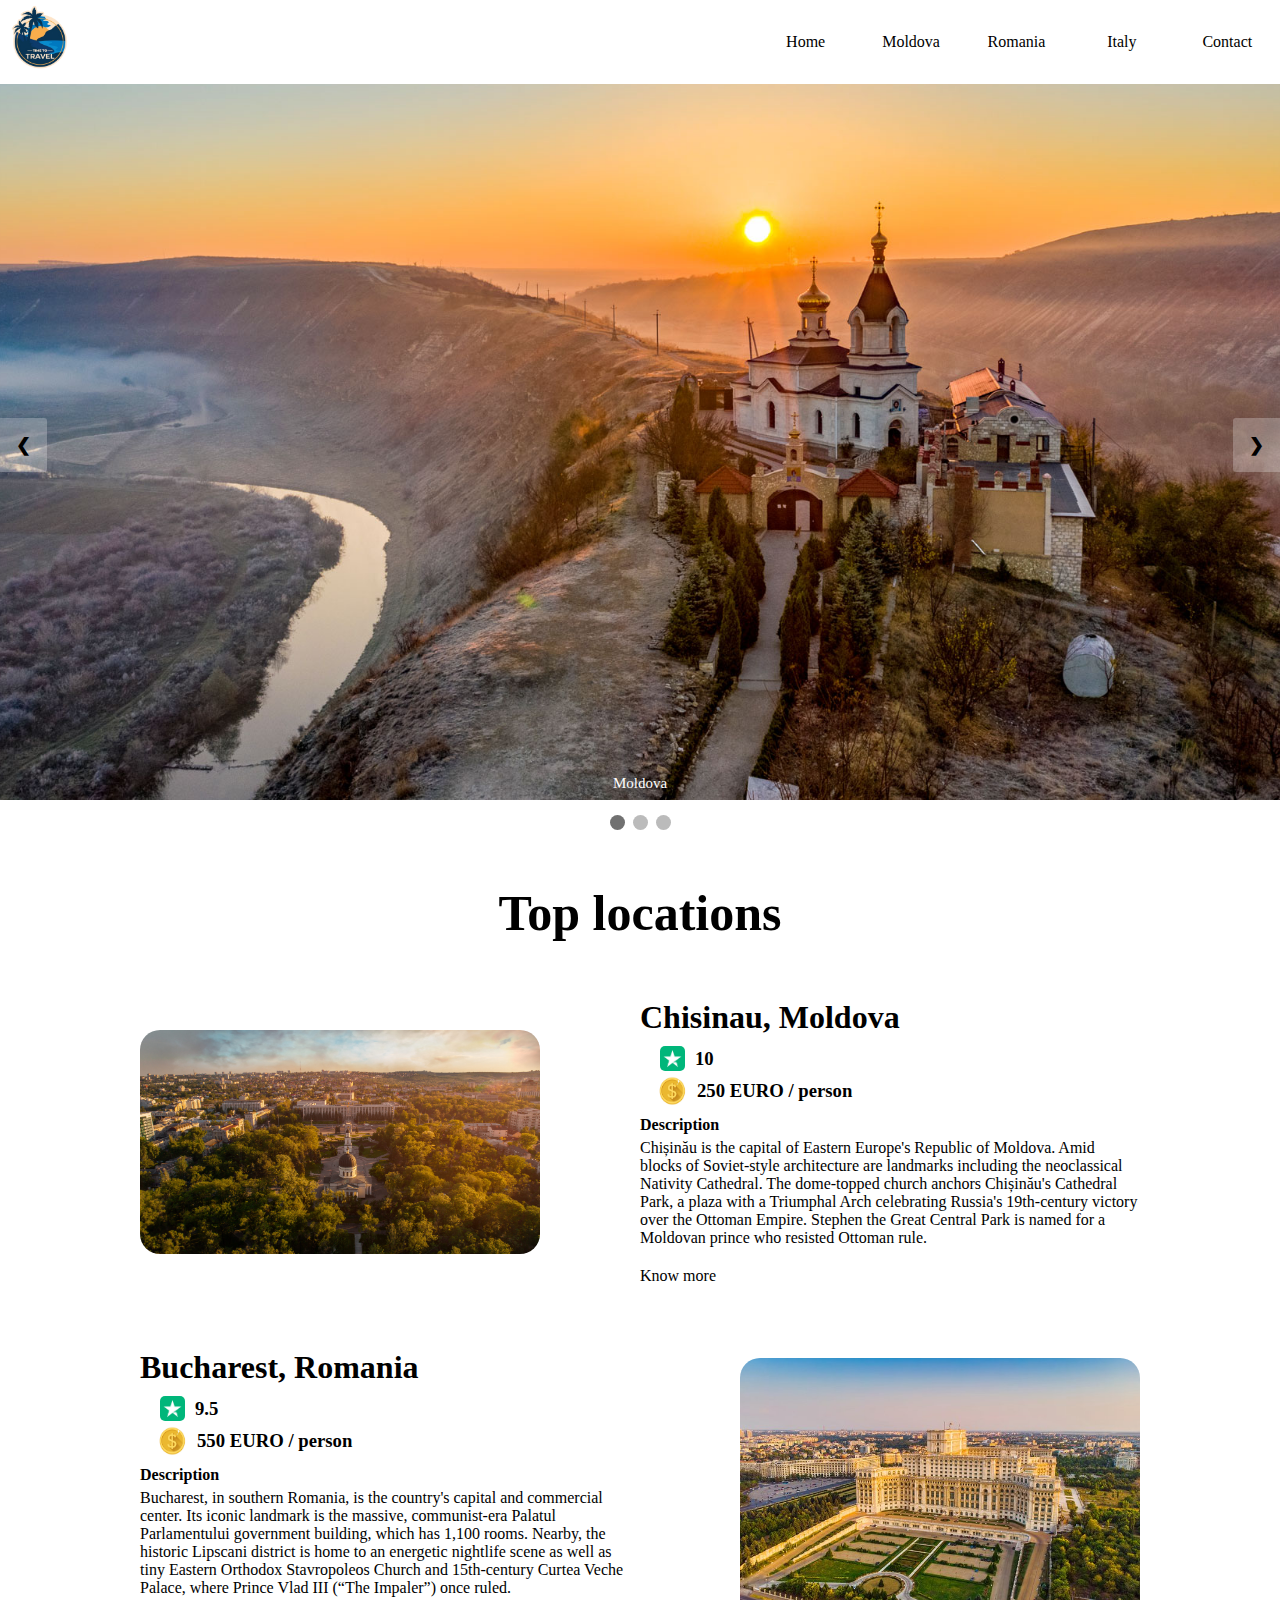
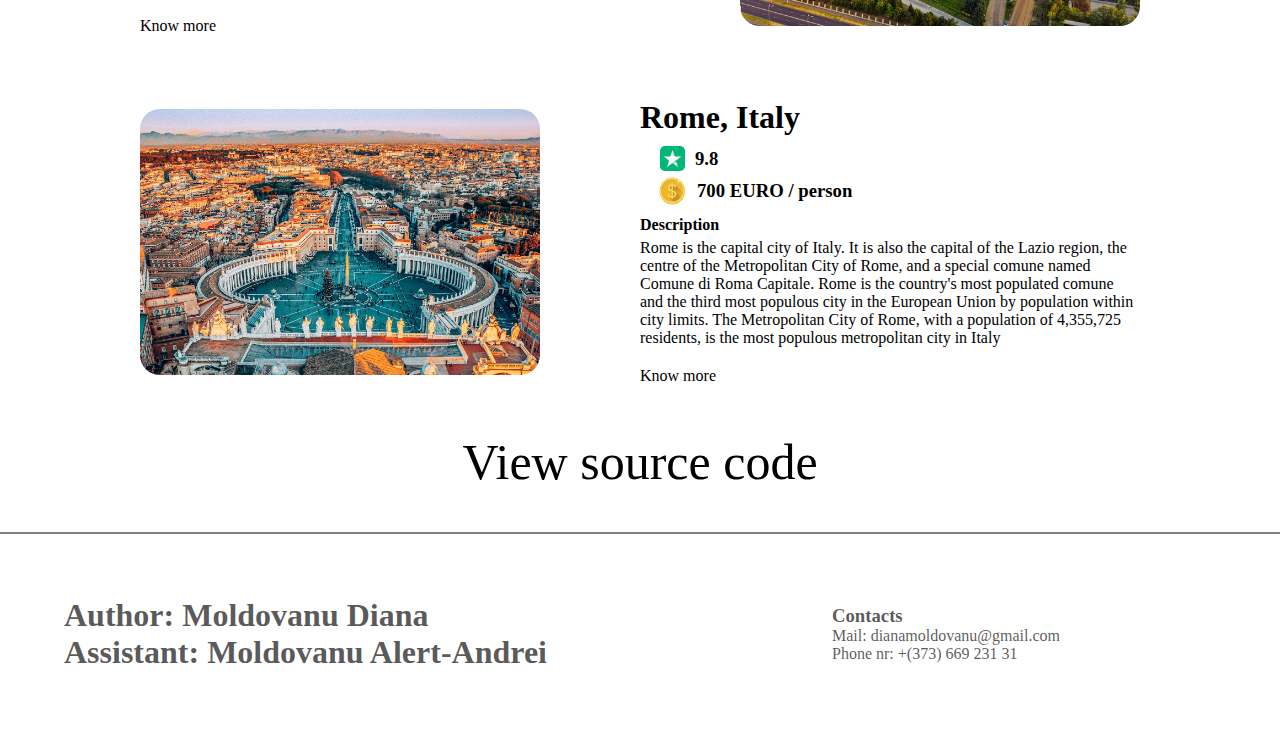
<file: index.html>
<!DOCTYPE html>
<html>
  <head>
    <meta charset="UTF-8" />
    <title>iExplore</title>
    <link rel="shortcut icon" type="image/x-icon" href="images/favicon.png" />

    <link href="style.css" type="text/css" rel="stylesheet" />
  </head>
  <body>
    <nav class="navbar">
      <a href="index.html" style="background-color: white">
        <img img src="images/favicon.png" style="width: 80px; z-index: 10" />
      </a>
      <div class="links">
        <a href="index.html">Home</a>
        <a href="pages/moldova.html">Moldova</a>
        <a href="pages/romania.html">Romania</a>
        <a href="pages/italy.html">Italy</a>
        <a href="pages/contact.html">Contact</a>
      </div>
    </nav>

    <div class="slideshow-container">
      <div class="mySlides fade">
        <div class="image">
          <img
            src="images/moldova.jpg"
            style="width: 100%; height: 100%; object-fit: cover"
          />
        </div>
        <div class="text">Moldova</div>
      </div>

      <div class="mySlides fade">
        <div class="image">
          <img
            src="images/romania.jpeg"
            style="width: 100%; height: 100%; object-fit: cover"
          />
        </div>
        <div class="text">Romania</div>
      </div>

      <div class="mySlides fade">
        <div class="image">
          <img
            src="images/italy.jpeg"
            style="width: 100%; height: 100%; object-fit: cover"
          />
        </div>
        <div class="text">Italy</div>
      </div>

      <a class="prev" onclick="plusSlides(-1)">&#10094;</a>
      <a class="next" onclick="plusSlides(1)">&#10095;</a>
    </div>

    <div style="text-align: center; margin-top: 15px">
      <span class="dot" onclick="currentSlide(1)"></span>
      <span class="dot" onclick="currentSlide(2)"></span>
      <span class="dot" onclick="currentSlide(3)"></span>
    </div>

    <h1 class="separator">Top locations</h1>

    <section class="continer">
      <img
        src="images/chisinau.jpeg"
        style="width: 400px; border-radius: 20px; overflow: hidden"
      />

      <div class="info">
        <h1>Chisinau, Moldova</h1>
        <div class="stats">
          <img
            src="images/star.png"
            style="
              width: 25px;
              height: 25px;
              margin-right: 10px;
              border-radius: 5px;
            "
          />
          <h3>10</h3>
        </div>
        <div class="stats">
          <img
            src="images/money.png"
            style="
              width: 30px;
              height: 30px;
              margin-left: -3px;
              margin-right: 10px;
              border-radius: 5px;
            "
          />
          <h3>250 EURO / person</h3>
        </div>

        <h4 style="margin-top: 10px; margin-bottom: 5px">Description</h4>
        <p style="margin-bottom: 20px">
          Chișinău is the capital of Eastern Europe's Republic of Moldova. Amid
          blocks of Soviet-style architecture are landmarks including the
          neoclassical Nativity Cathedral. The dome-topped church anchors
          Chișinău's Cathedral Park, a plaza with a Triumphal Arch celebrating
          Russia's 19th-century victory over the Ottoman Empire. Stephen the
          Great Central Park is named for a Moldovan prince who resisted Ottoman
          rule.
        </p>

        <a
          href="https://www.google.com/search?q=Chisinau&oq=Chisinau&aqs=chrome..69i57j69i60.1427j0j1&sourceid=chrome&ie=UTF-8"
          target="_blank"
        >
          Know more
        </a>
      </div>
    </section>

    <section class="continer">
      <div class="info" style="margin-left: 0px; margin-right: 100px">
        <h1>Bucharest, Romania</h1>
        <div class="stats">
          <img
            src="images/star.png"
            style="
              width: 25px;
              height: 25px;
              margin-right: 10px;
              border-radius: 5px;
            "
          />
          <h3>9.5</h3>
        </div>
        <div class="stats">
          <img
            src="images/money.png"
            style="
              width: 30px;
              height: 30px;
              margin-left: -3px;
              margin-right: 10px;
              border-radius: 5px;
            "
          />
          <h3>550 EURO / person</h3>
        </div>

        <h4 style="margin-top: 10px; margin-bottom: 5px">Description</h4>
        <p style="margin-bottom: 20px">
          Bucharest, in southern Romania, is the country's capital and
          commercial center. Its iconic landmark is the massive, communist-era
          Palatul Parlamentului government building, which has 1,100 rooms.
          Nearby, the historic Lipscani district is home to an energetic
          nightlife scene as well as tiny Eastern Orthodox Stavropoleos Church
          and 15th-century Curtea Veche Palace, where Prince Vlad III (“The
          Impaler”) once ruled.
        </p>

        <a
          href="https://www.google.com/search?q=Buchurest&oq=Buchurest&aqs=chrome..69i57.2097j0j1&sourceid=chrome&ie=UTF-8"
          target="_blank"
        >
          Know more
        </a>
      </div>

      <img
        src="images/bucharest.jpeg"
        style="width: 400px; border-radius: 20px; overflow: hidden"
      />
    </section>

    <section class="continer">
      <img
        src="images/rome.jpeg"
        style="width: 400px; border-radius: 20px; overflow: hidden"
      />

      <div class="info">
        <h1>Rome, Italy</h1>
        <div class="stats">
          <img
            src="images/star.png"
            style="
              width: 25px;
              height: 25px;
              margin-right: 10px;
              border-radius: 5px;
            "
          />
          <h3>9.8</h3>
        </div>
        <div class="stats">
          <img
            src="images/money.png"
            style="
              width: 30px;
              height: 30px;
              margin-left: -3px;
              margin-right: 10px;
              border-radius: 5px;
            "
          />
          <h3>700 EURO / person</h3>
        </div>

        <h4 style="margin-top: 10px; margin-bottom: 5px">Description</h4>
        <p style="margin-bottom: 20px">
          Rome is the capital city of Italy. It is also the capital of the Lazio
          region, the centre of the Metropolitan City of Rome, and a special
          comune named Comune di Roma Capitale. Rome is the country's most
          populated comune and the third most populous city in the European
          Union by population within city limits. The Metropolitan City of Rome,
          with a population of 4,355,725 residents, is the most populous
          metropolitan city in Italy
        </p>

        <a
          href="https://www.google.com/search?q=Rome&oq=Rome&aqs=chrome..69i57.593j0j1&sourceid=chrome&ie=UTF-8"
          target="_blank"
        >
          Know more
        </a>
      </div>
    </section>

    <div class="contact-text">
      <a href="https://github.com/Albert-Andrei/iExplore" target="_blank"
        >View source code</a
      >
    </div>
  </body>
  <footer>
    <div class="creators">
      <h1><span>Author:</span> Moldovanu Diana</h1>
      <h1><span>Assistant:</span> Moldovanu Alert-Andrei</h1>
    </div>
    <div class="f-text">
      <h3>Contacts</h3>
      <p>Mail: dianamoldovanu@gmail.com</p>
      <p>Phone nr: +(373) 669 231 31</p>
    </div>
  </footer>
  <script>
    var slideIndex = 1;
    showSlides(slideIndex);

    function plusSlides(n) {
      showSlides((slideIndex += n));
    }

    function currentSlide(n) {
      showSlides((slideIndex = n));
    }

    function showSlides(n) {
      var i;
      var slides = document.getElementsByClassName("mySlides");
      var dots = document.getElementsByClassName("dot");
      if (n > slides.length) {
        slideIndex = 1;
      }
      if (n < 1) {
        slideIndex = slides.length;
      }
      for (i = 0; i < slides.length; i++) {
        slides[i].style.display = "none";
      }
      for (i = 0; i < dots.length; i++) {
        dots[i].className = dots[i].className.replace(" active", "");
      }
      slides[slideIndex - 1].style.display = "flex";
      dots[slideIndex - 1].className += " active";
    }
  </script>

  <script>
    var slideIndex = 0;
    showSlides();

    function showSlides() {
      var i;
      var slides = document.getElementsByClassName("mySlides");
      for (i = 0; i < slides.length; i++) {
        slides[i].style.display = "none";
      }
      slideIndex++;
      if (slideIndex > slides.length) {
        slideIndex = 1;
      }
      slides[slideIndex - 1].style.display = "flex";
      setTimeout(showSlides, 5000); // Change image every 2 seconds
    }
  </script>
</html>
</file>
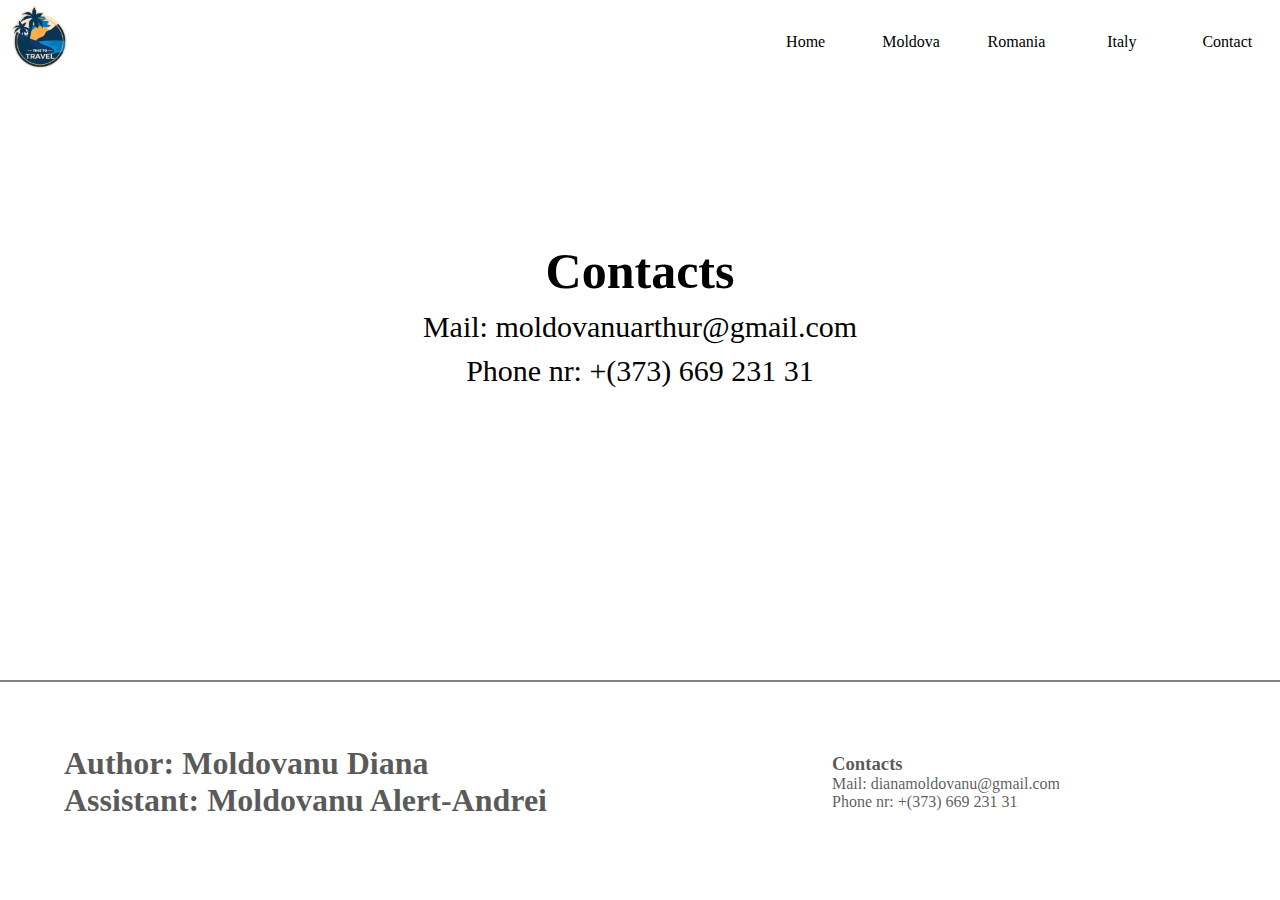
<file: pages/contact.html>
<!DOCTYPE html>
<html>
  <head>
    <meta charset="UTF-8" />
    <title>Contact</title>
    <link
      rel="shortcut icon"
      type="image/x-icon"
      href="../images/favicon.png"
    />

    <link href="../style.css" type="text/css" rel="stylesheet" />
  </head>
  <body>
    <div class="navbar">
      <a href="../index.html" style="background-color: white">
        <img img src="../images/favicon.png" style="width: 80px; z-index: 10" />
      </a>
      <div class="links">
        <a href="../index.html">Home</a>
        <a href="./moldova.html">Moldova</a>
        <a href="./romania.html">Romania</a>
        <a href="./italy.html">Italy</a>
        <a href="./contact.html">Contact</a>
      </div>
    </div>

    <section class="contact-content">
      <div class="back">
        <h1>Contacts</h1>
        <p>Mail: moldovanuarthur@gmail.com</p>
        <p>Phone nr: +(373) 669 231 31</p>
      </div>
    </section>
  </body>
  <footer>
    <div class="creators">
      <h1><span>Author:</span> Moldovanu Diana</h1>
      <h1><span>Assistant:</span> Moldovanu Alert-Andrei</h1>
    </div>
    <div class="f-text">
      <h3>Contacts</h3>
      <p>Mail: dianamoldovanu@gmail.com</p>
      <p>Phone nr: +(373) 669 231 31</p>
    </div>
  </footer>
</html>
</file>
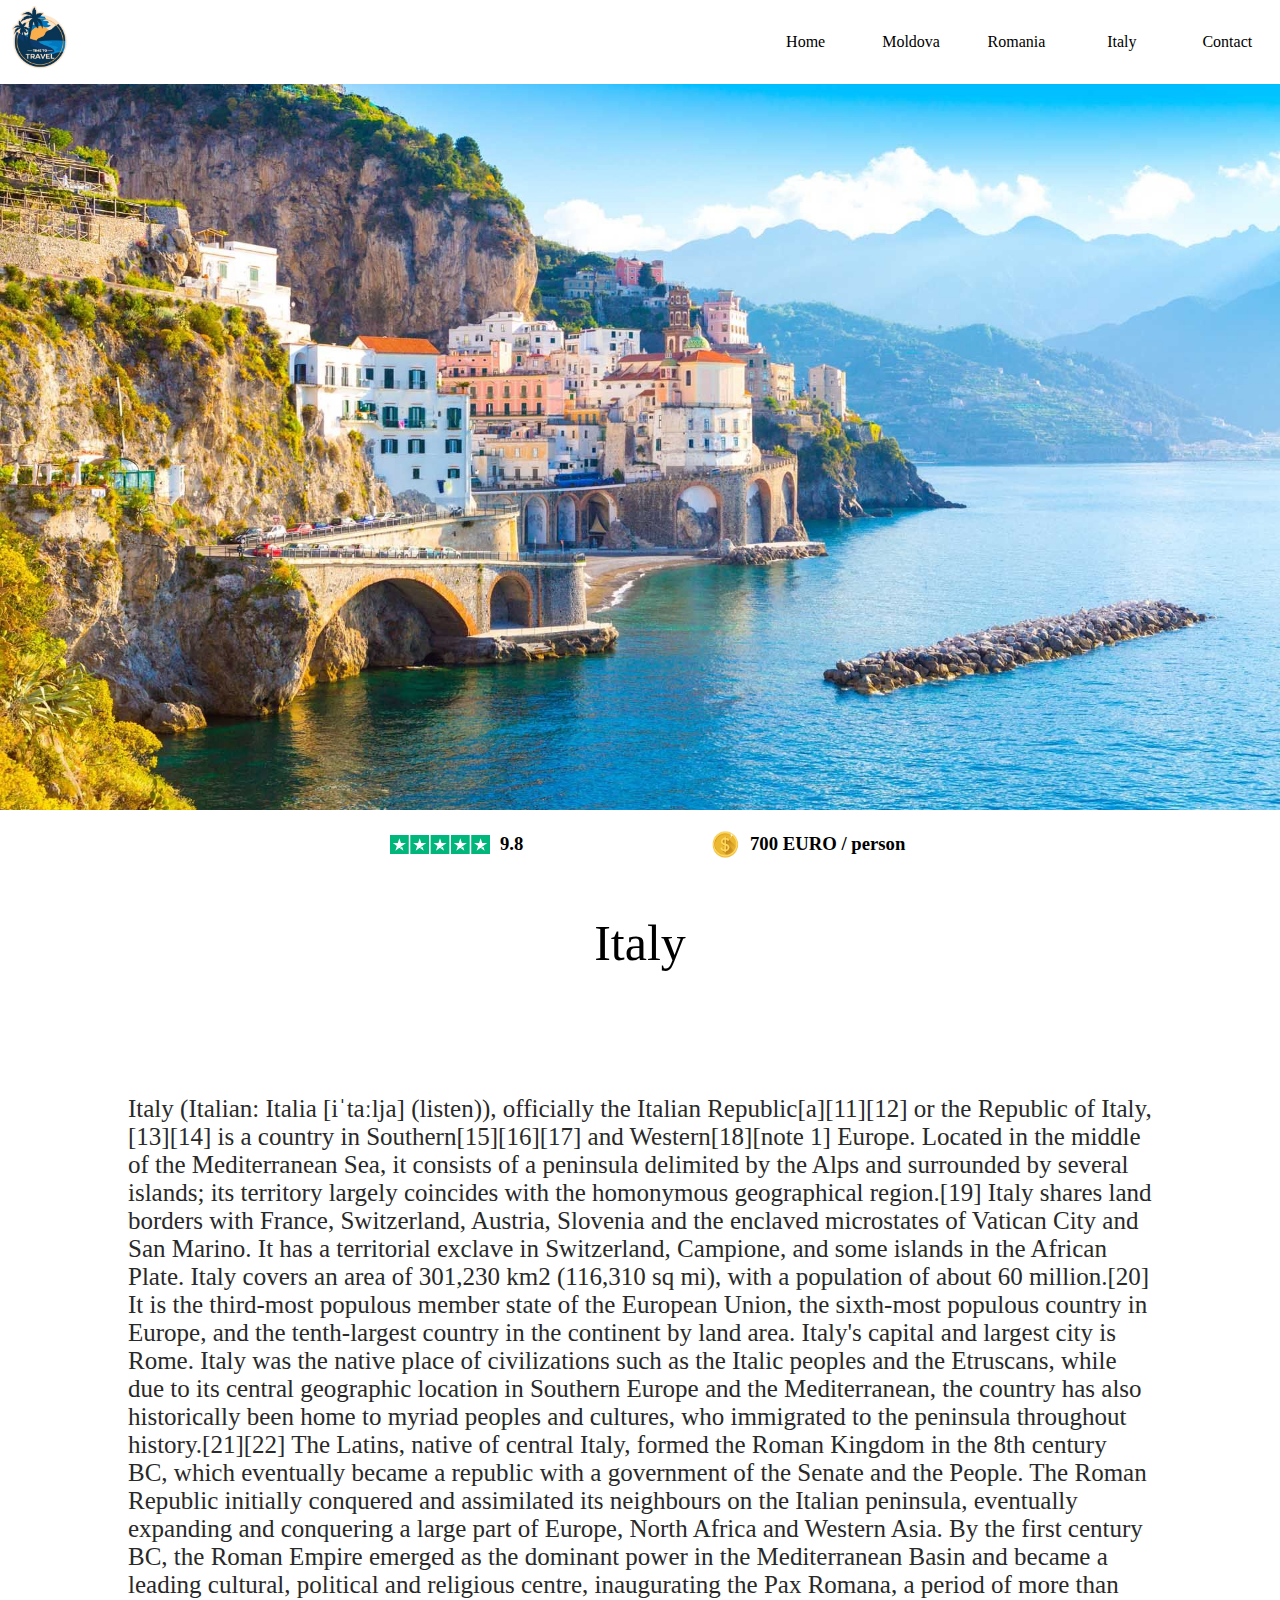
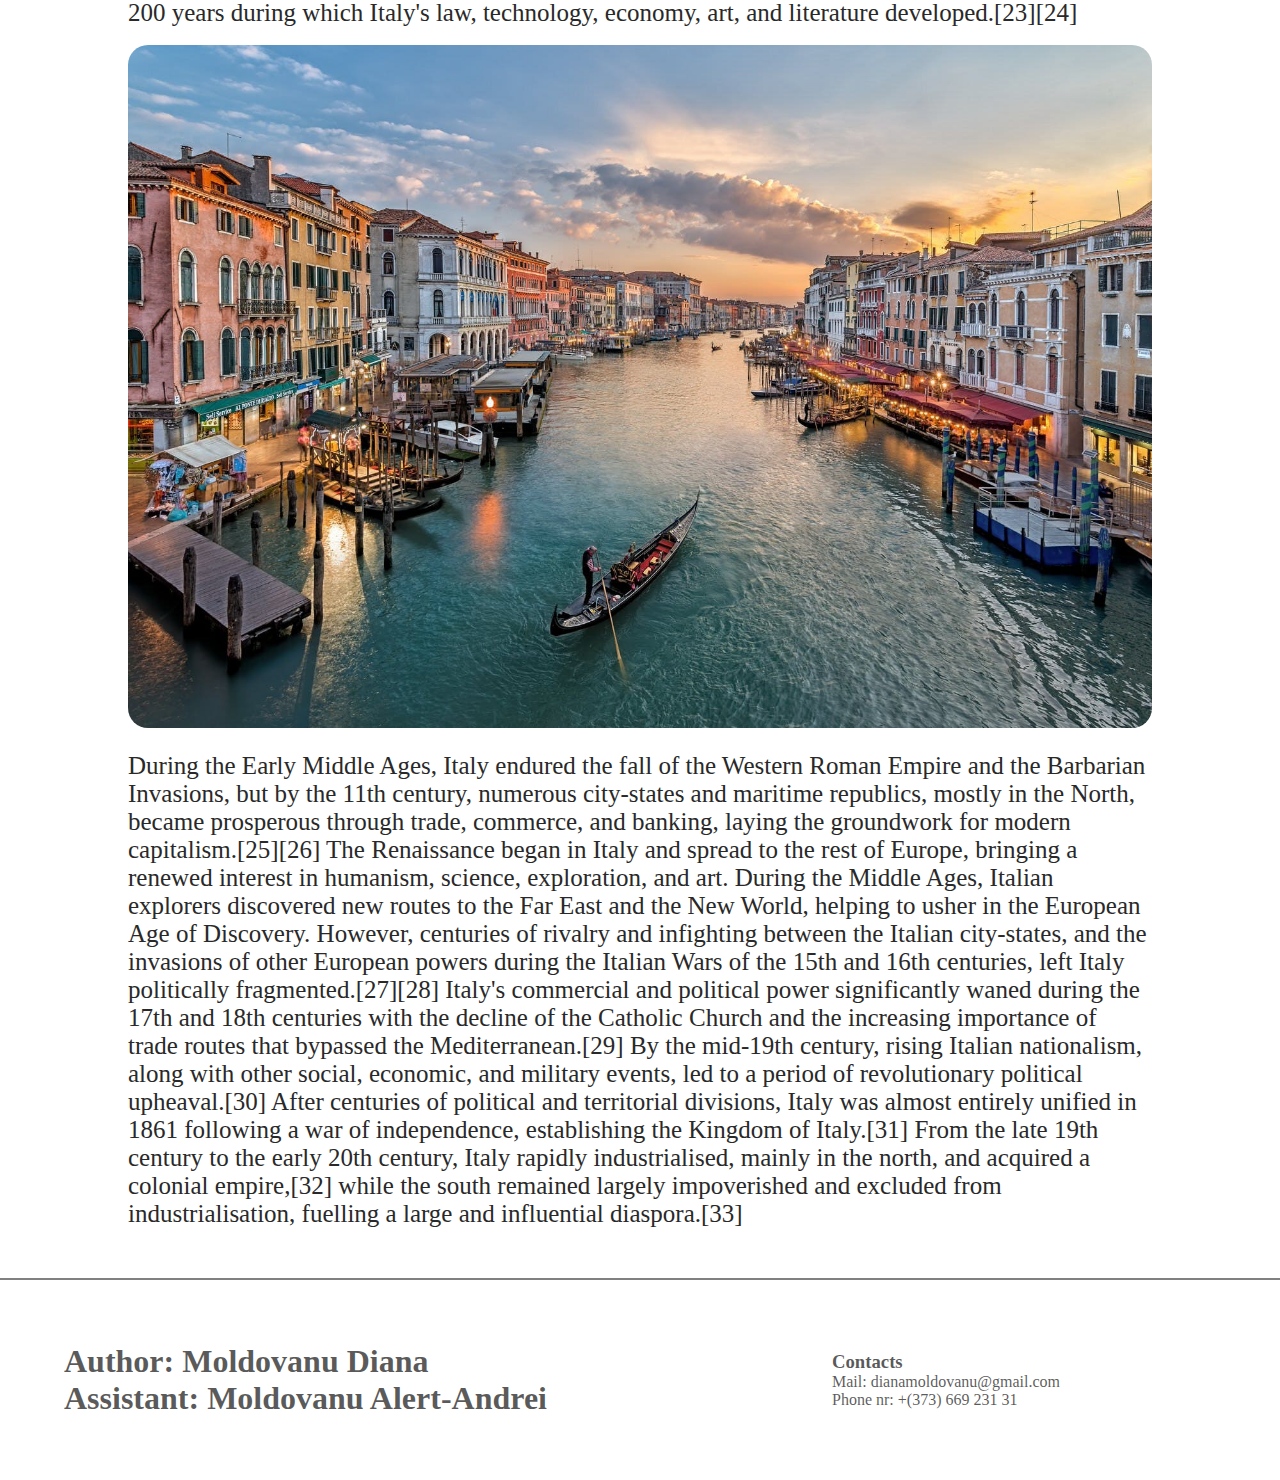
<file: pages/italy.html>
<!DOCTYPE html>
<html>
  <head>
    <meta charset="UTF-8" />
    <title>Iatly</title>
    <link
      rel="shortcut icon"
      type="image/x-icon"
      href="../images/favicon.png"
    />

    <link href="../style.css" type="text/css" rel="stylesheet" />
  </head>
  <body>
    <nav class="navbar">
      <a href="../index.html" style="background-color: white">
        <img
          src="../images/favicon.png"
          style="width: 80px; z-index: 10"
          alt="moldova"
        />
      </a>
      <div class="links">
        <a href="../index.html">Home</a>
        <a href="./moldova.html">Moldova</a>
        <a href="./romania.html">Romania</a>
        <a href="./italy.html">Italy</a>
        <a href="./contact.html">Contact</a>
      </div>
    </nav>

    <div class="content">
      <img
        src="../images/italy_cover.jpeg"
        style="height: 90vh; object-fit: cover"
        alt="first-image"
      />

      <div class="content-info">
        <div class="stats" style="width: 300px">
          <img
            src="../images/trustpilot.svg"
            style="width: 100px; margin-right: 10px"
          />
          <h3 style="width: 300px">9.8</h3>
        </div>
        <div class="stats" style="margin-left: 20px; width: 200px">
          <img
            src="../images/money.png"
            style="width: 30px; margin-right: 10px"
          />
          <h3>700 EURO / person</h3>
        </div>
      </div>

      <a href="https://en.wikipedia.org/wiki/Italy" target="_blank"> Italy </a>

      <section class="content-text">
        <p>
          Italy (Italian: Italia [iˈtaːlja] (listen)), officially the Italian
          Republic[a][11][12] or the Republic of Italy,[13][14] is a country in
          Southern[15][16][17] and Western[18][note 1] Europe. Located in the
          middle of the Mediterranean Sea, it consists of a peninsula delimited
          by the Alps and surrounded by several islands; its territory largely
          coincides with the homonymous geographical region.[19] Italy shares
          land borders with France, Switzerland, Austria, Slovenia and the
          enclaved microstates of Vatican City and San Marino. It has a
          territorial exclave in Switzerland, Campione, and some islands in the
          African Plate. Italy covers an area of 301,230 km2 (116,310 sq mi),
          with a population of about 60 million.[20] It is the third-most
          populous member state of the European Union, the sixth-most populous
          country in Europe, and the tenth-largest country in the continent by
          land area. Italy's capital and largest city is Rome. Italy was the
          native place of civilizations such as the Italic peoples and the
          Etruscans, while due to its central geographic location in Southern
          Europe and the Mediterranean, the country has also historically been
          home to myriad peoples and cultures, who immigrated to the peninsula
          throughout history.[21][22] The Latins, native of central Italy,
          formed the Roman Kingdom in the 8th century BC, which eventually
          became a republic with a government of the Senate and the People. The
          Roman Republic initially conquered and assimilated its neighbours on
          the Italian peninsula, eventually expanding and conquering a large
          part of Europe, North Africa and Western Asia. By the first century
          BC, the Roman Empire emerged as the dominant power in the
          Mediterranean Basin and became a leading cultural, political and
          religious centre, inaugurating the Pax Romana, a period of more than
          200 years during which Italy's law, technology, economy, art, and
          literature developed.[23][24]
        </p>
        <br />

        <img
          src="../images/italy_section.jpeg"
          style="width: 100%; object-fit: cover; border-radius: 20px"
          alt="soroca"
        />
        <br />
        <p>
          During the Early Middle Ages, Italy endured the fall of the Western
          Roman Empire and the Barbarian Invasions, but by the 11th century,
          numerous city-states and maritime republics, mostly in the North,
          became prosperous through trade, commerce, and banking, laying the
          groundwork for modern capitalism.[25][26] The Renaissance began in
          Italy and spread to the rest of Europe, bringing a renewed interest in
          humanism, science, exploration, and art. During the Middle Ages,
          Italian explorers discovered new routes to the Far East and the New
          World, helping to usher in the European Age of Discovery. However,
          centuries of rivalry and infighting between the Italian city-states,
          and the invasions of other European powers during the Italian Wars of
          the 15th and 16th centuries, left Italy politically
          fragmented.[27][28] Italy's commercial and political power
          significantly waned during the 17th and 18th centuries with the
          decline of the Catholic Church and the increasing importance of trade
          routes that bypassed the Mediterranean.[29] By the mid-19th century,
          rising Italian nationalism, along with other social, economic, and
          military events, led to a period of revolutionary political
          upheaval.[30] After centuries of political and territorial divisions,
          Italy was almost entirely unified in 1861 following a war of
          independence, establishing the Kingdom of Italy.[31] From the late
          19th century to the early 20th century, Italy rapidly industrialised,
          mainly in the north, and acquired a colonial empire,[32] while the
          south remained largely impoverished and excluded from
          industrialisation, fuelling a large and influential diaspora.[33]
        </p>
      </section>
    </div>
  </body>
  <footer>
    <div class="creators">
      <h1><span>Author:</span> Moldovanu Diana</h1>
      <h1><span>Assistant:</span> Moldovanu Alert-Andrei</h1>
    </div>
    <div class="f-text">
      <h3>Contacts</h3>
      <p>Mail: dianamoldovanu@gmail.com</p>
      <p>Phone nr: +(373) 669 231 31</p>
    </div>
  </footer>
</html>
</file>
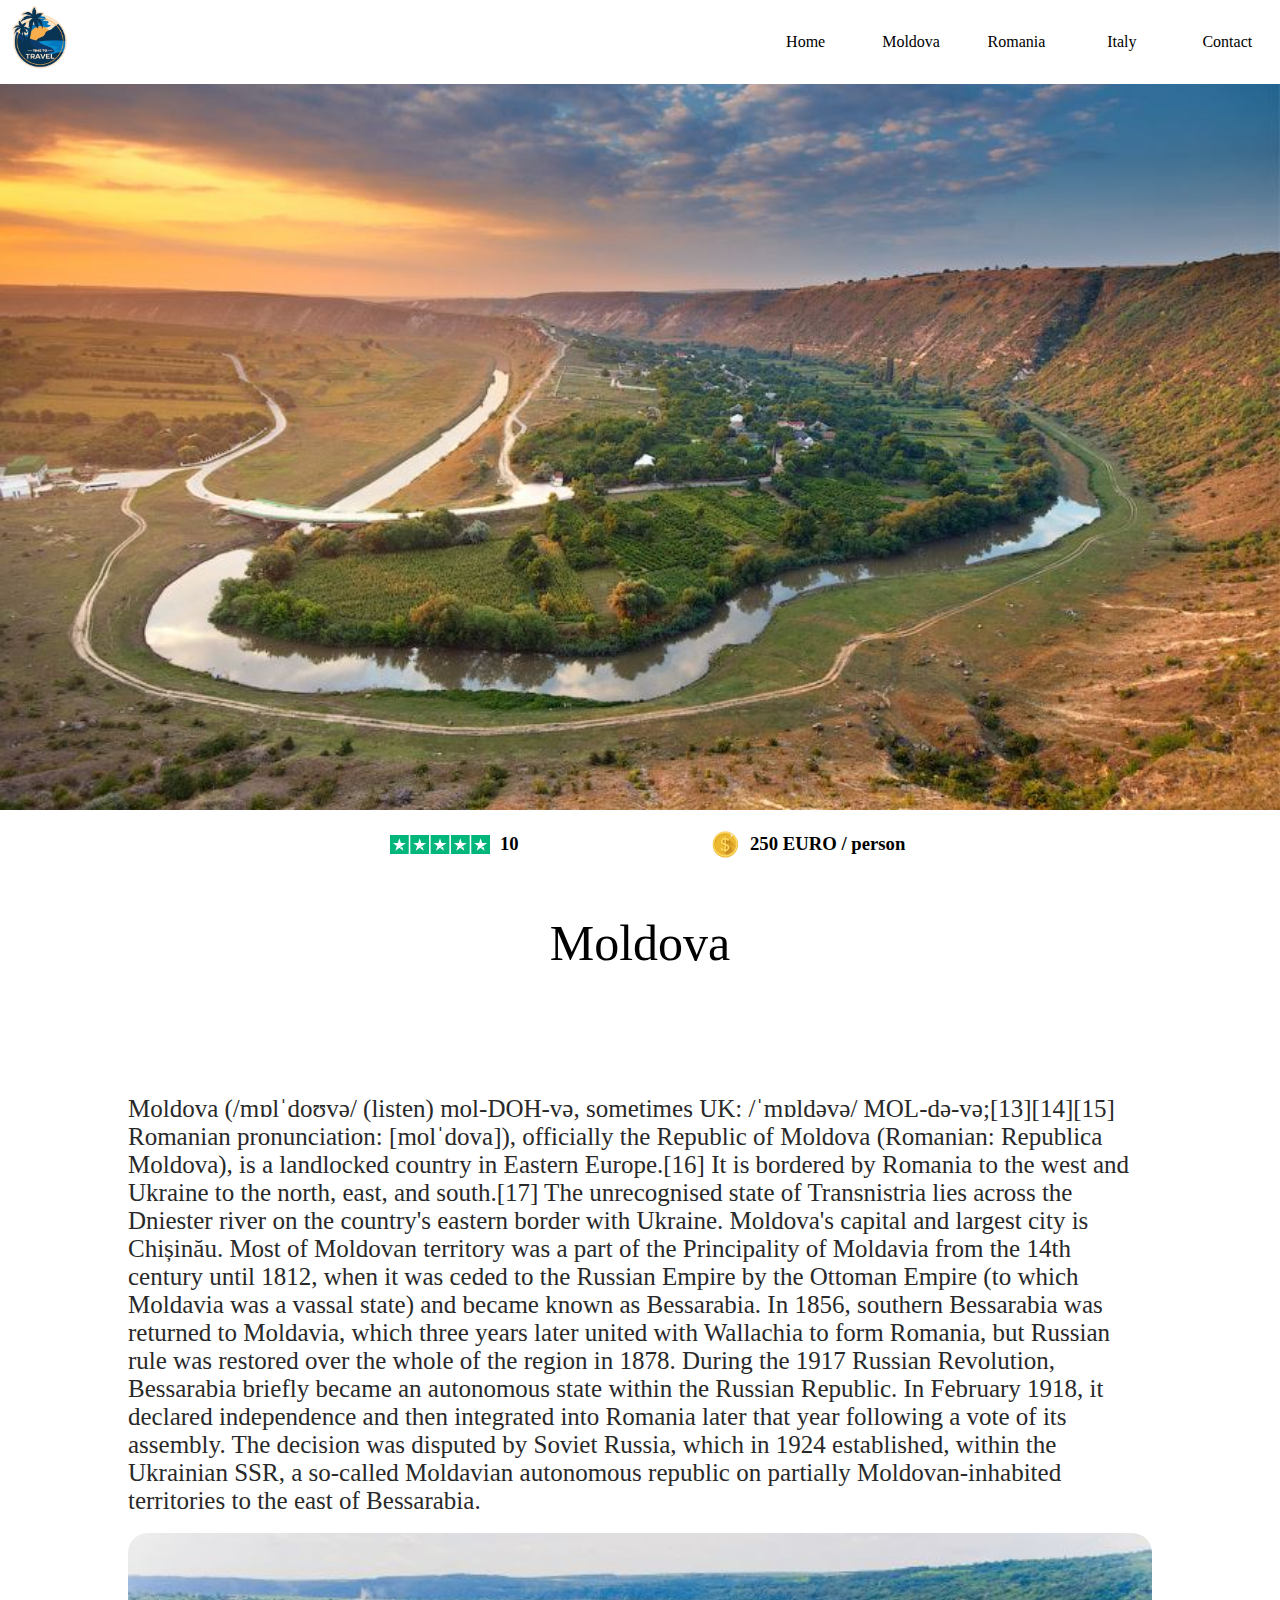
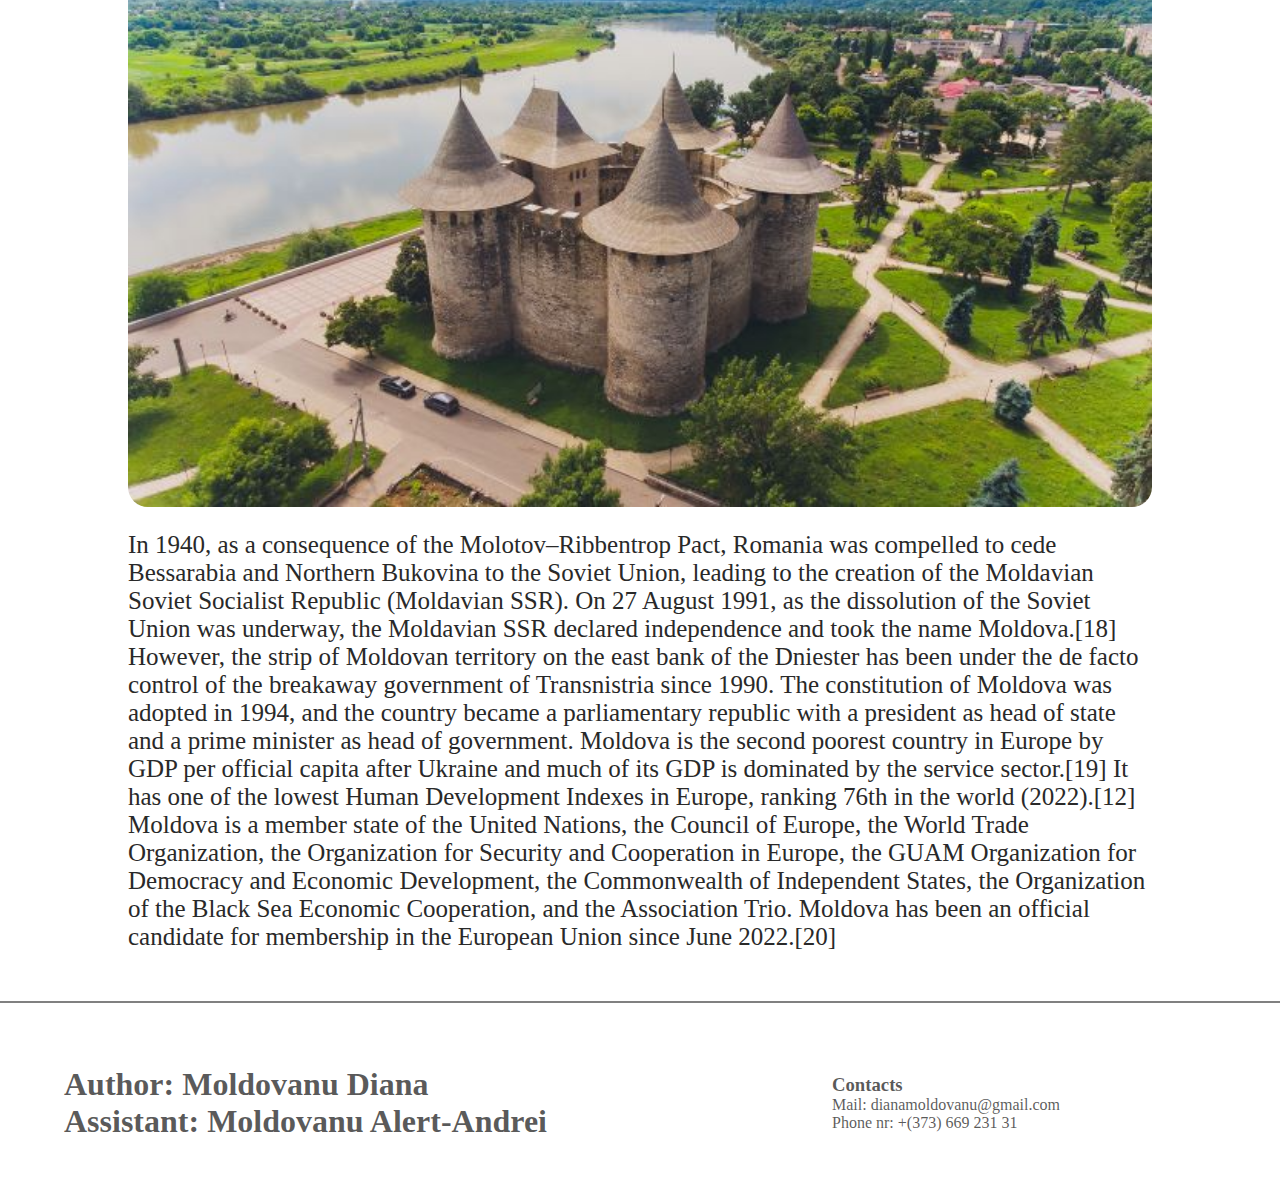
<file: pages/moldova.html>
<!DOCTYPE html>
<html>
  <head>
    <meta charset="UTF-8" />
    <title>Moldova</title>
    <link
      rel="shortcut icon"
      type="image/x-icon"
      href="../images/favicon.png"
    />

    <link href="../style.css" type="text/css" rel="stylesheet" />
  </head>
  <body>
    <nav class="navbar">
      <a href="../index.html" style="background-color: white">
        <img
          src="../images/favicon.png"
          style="width: 80px; z-index: 10"
          alt="moldova"
        />
      </a>
      <div class="links">
        <a href="../index.html">Home</a>
        <a href="./moldova.html">Moldova</a>
        <a href="./romania.html">Romania</a>
        <a href="./italy.html">Italy</a>
        <a href="./contact.html">Contact</a>
      </div>
    </nav>

    <div class="content">
      <img
        src="../images/moldova_cover.jpeg"
        style="height: 90vh; object-fit: cover"
        alt="first-image"
      />

      <div class="content-info">
        <div class="stats" style="width: 300px">
          <img
            src="../images/trustpilot.svg"
            style="width: 100px; margin-right: 10px"
          />
          <h3 style="width: 300px">10</h3>
        </div>
        <div class="stats" style="margin-left: 20px; width: 200px">
          <img
            src="../images/money.png"
            style="width: 30px; margin-right: 10px"
          />
          <h3>250 EURO / person</h3>
        </div>
      </div>

      <a href="https://en.wikipedia.org/wiki/Moldova" target="_blank"
        >Moldova</a
      >

      <section class="content-text">
        <p>
          Moldova (/mɒlˈdoʊvə/ (listen) mol-DOH-və, sometimes UK: /ˈmɒldəvə/
          MOL-də-və;[13][14][15] Romanian pronunciation: [molˈdova]), officially
          the Republic of Moldova (Romanian: Republica Moldova), is a landlocked
          country in Eastern Europe.[16] It is bordered by Romania to the west
          and Ukraine to the north, east, and south.[17] The unrecognised state
          of Transnistria lies across the Dniester river on the country's
          eastern border with Ukraine. Moldova's capital and largest city is
          Chișinău. Most of Moldovan territory was a part of the Principality of
          Moldavia from the 14th century until 1812, when it was ceded to the
          Russian Empire by the Ottoman Empire (to which Moldavia was a vassal
          state) and became known as Bessarabia. In 1856, southern Bessarabia
          was returned to Moldavia, which three years later united with
          Wallachia to form Romania, but Russian rule was restored over the
          whole of the region in 1878. During the 1917 Russian Revolution,
          Bessarabia briefly became an autonomous state within the Russian
          Republic. In February 1918, it declared independence and then
          integrated into Romania later that year following a vote of its
          assembly. The decision was disputed by Soviet Russia, which in 1924
          established, within the Ukrainian SSR, a so-called Moldavian
          autonomous republic on partially Moldovan-inhabited territories to the
          east of Bessarabia.
        </p>
        <br />

        <img
          src="../images/moldova_section.jpeg"
          style="width: 100%; object-fit: cover; border-radius: 20px"
          alt="soroca"
        />
        <br />
        <p>
          In 1940, as a consequence of the Molotov–Ribbentrop Pact, Romania was
          compelled to cede Bessarabia and Northern Bukovina to the Soviet
          Union, leading to the creation of the Moldavian Soviet Socialist
          Republic (Moldavian SSR). On 27 August 1991, as the dissolution of the
          Soviet Union was underway, the Moldavian SSR declared independence and
          took the name Moldova.[18] However, the strip of Moldovan territory on
          the east bank of the Dniester has been under the de facto control of
          the breakaway government of Transnistria since 1990. The constitution
          of Moldova was adopted in 1994, and the country became a parliamentary
          republic with a president as head of state and a prime minister as
          head of government. Moldova is the second poorest country in Europe by
          GDP per official capita after Ukraine and much of its GDP is dominated
          by the service sector.[19] It has one of the lowest Human Development
          Indexes in Europe, ranking 76th in the world (2022).[12] Moldova is a
          member state of the United Nations, the Council of Europe, the World
          Trade Organization, the Organization for Security and Cooperation in
          Europe, the GUAM Organization for Democracy and Economic Development,
          the Commonwealth of Independent States, the Organization of the Black
          Sea Economic Cooperation, and the Association Trio. Moldova has been
          an official candidate for membership in the European Union since June
          2022.[20]
        </p>
      </section>
    </div>
  </body>
  <footer>
    <div class="creators">
      <h1><span>Author:</span> Moldovanu Diana</h1>
      <h1><span>Assistant:</span> Moldovanu Alert-Andrei</h1>
    </div>
    <div class="f-text">
      <h3>Contacts</h3>
      <p>Mail: dianamoldovanu@gmail.com</p>
      <p>Phone nr: +(373) 669 231 31</p>
    </div>
  </footer>
</html>
</file>
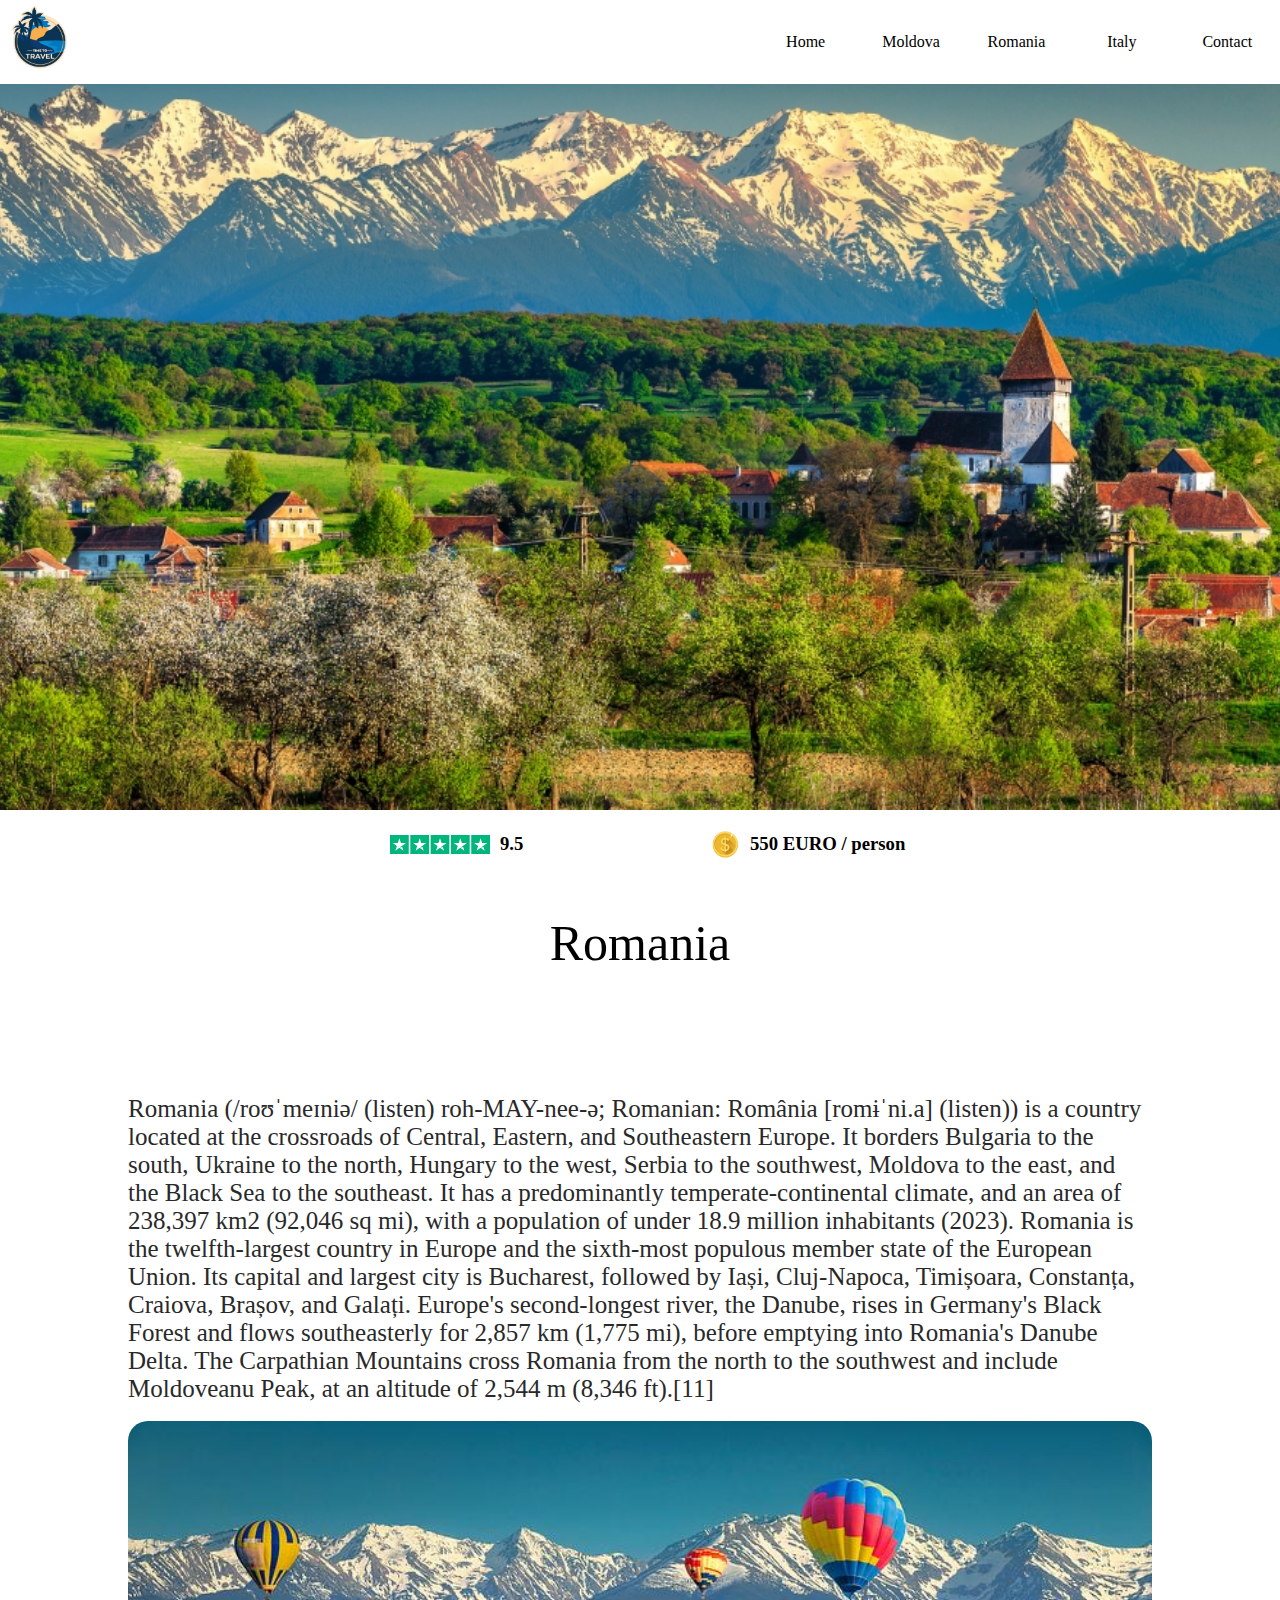
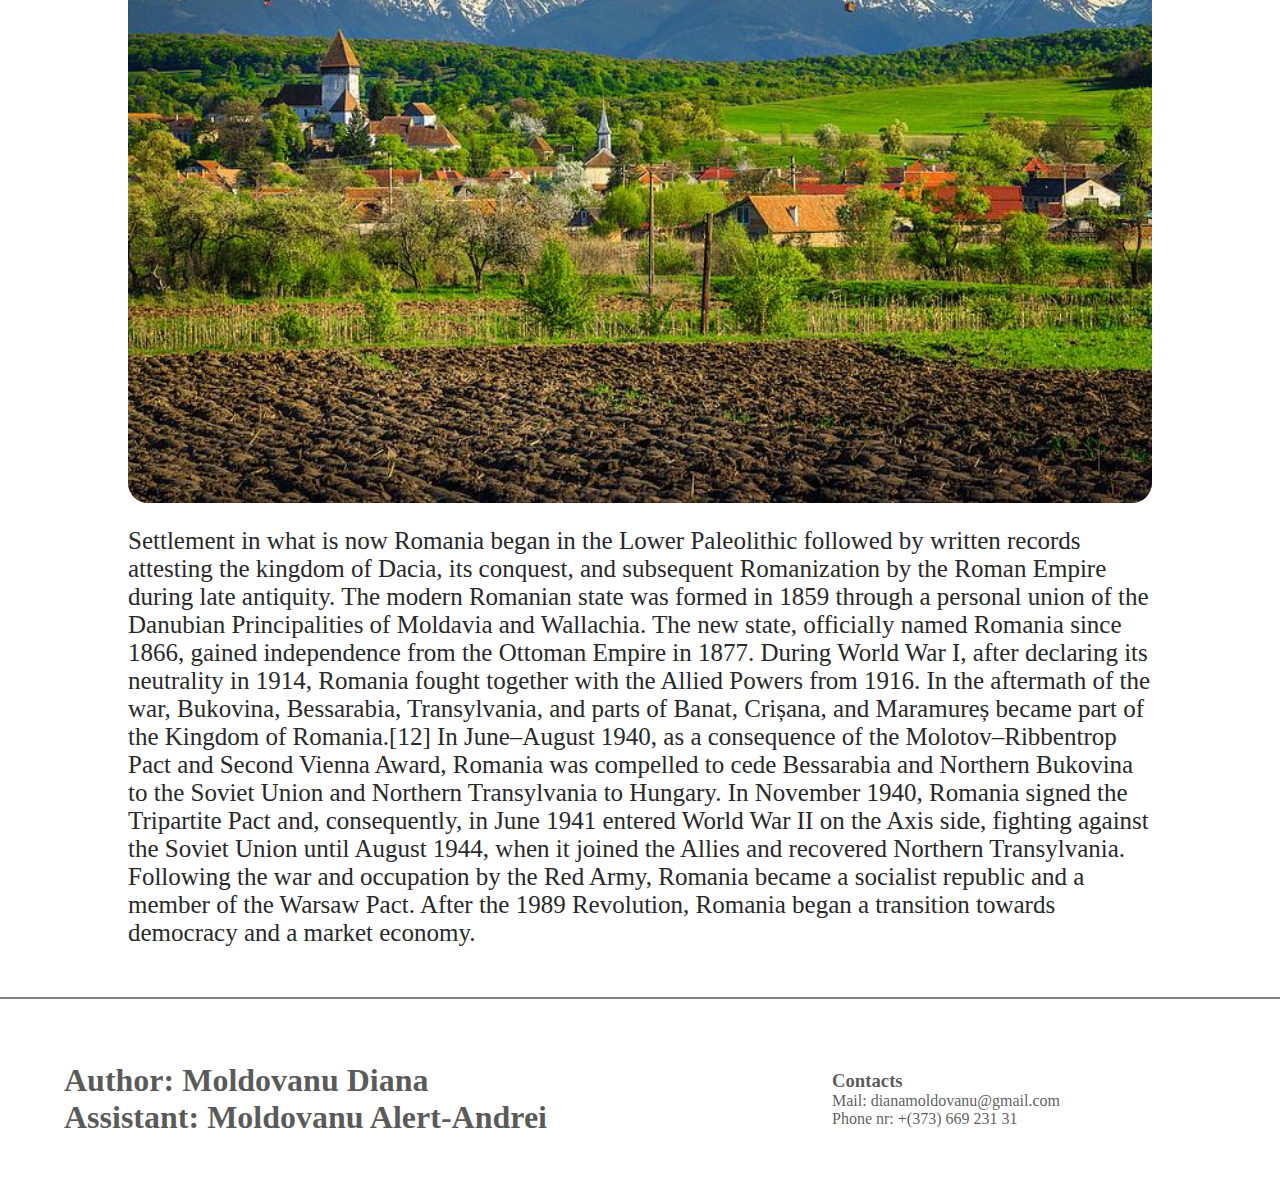
<file: pages/romania.html>
<!DOCTYPE html>
<html>
  <head>
    <meta charset="UTF-8" />
    <title>Romania</title>
    <link
      rel="shortcut icon"
      type="image/x-icon"
      href="../images/favicon.png"
    />

    <link href="../style.css" type="text/css" rel="stylesheet" />
  </head>
  <body>
    <nav class="navbar">
      <a href="../index.html" style="background-color: white">
        <img
          src="../images/favicon.png"
          style="width: 80px; z-index: 10"
          alt="moldova"
        />
      </a>
      <div class="links">
        <a href="../index.html">Home</a>
        <a href="./moldova.html">Moldova</a>
        <a href="./romania.html">Romania</a>
        <a href="./italy.html">Italy</a>
        <a href="./contact.html">Contact</a>
      </div>
    </nav>

    <div class="content">
      <img
        src="../images/romania_cover.jpeg"
        style="height: 90vh; object-fit: cover"
        alt="romania_cover"
      />

      <div class="content-info">
        <div class="stats" style="width: 300px">
          <img
            src="../images/trustpilot.svg"
            style="width: 100px; margin-right: 10px"
          />
          <h3 style="width: 300px">9.5</h3>
        </div>
        <div class="stats" style="margin-left: 20px; width: 200px">
          <img
            src="../images/money.png"
            style="width: 30px; margin-right: 10px"
          />
          <h3>550 EURO / person</h3>
        </div>
      </div>

      <a href="https://en.wikipedia.org/wiki/Romania" target="_blank">
        Romania
      </a>

      <section class="content-text">
        <p>
          Romania (/roʊˈmeɪniə/ (listen) roh-MAY-nee-ə; Romanian: România
          [romɨˈni.a] (listen)) is a country located at the crossroads of
          Central, Eastern, and Southeastern Europe. It borders Bulgaria to the
          south, Ukraine to the north, Hungary to the west, Serbia to the
          southwest, Moldova to the east, and the Black Sea to the southeast. It
          has a predominantly temperate-continental climate, and an area of
          238,397 km2 (92,046 sq mi), with a population of under 18.9 million
          inhabitants (2023). Romania is the twelfth-largest country in Europe
          and the sixth-most populous member state of the European Union. Its
          capital and largest city is Bucharest, followed by Iași, Cluj-Napoca,
          Timișoara, Constanța, Craiova, Brașov, and Galați. Europe's
          second-longest river, the Danube, rises in Germany's Black Forest and
          flows southeasterly for 2,857 km (1,775 mi), before emptying into
          Romania's Danube Delta. The Carpathian Mountains cross Romania from
          the north to the southwest and include Moldoveanu Peak, at an altitude
          of 2,544 m (8,346 ft).[11]
        </p>
        <br />

        <img
          src="../images/romania_section.jpg"
          style="width: 100%; object-fit: cover; border-radius: 20px"
          alt="romania_section"
        />
        <br />
        <p>
          Settlement in what is now Romania began in the Lower Paleolithic
          followed by written records attesting the kingdom of Dacia, its
          conquest, and subsequent Romanization by the Roman Empire during late
          antiquity. The modern Romanian state was formed in 1859 through a
          personal union of the Danubian Principalities of Moldavia and
          Wallachia. The new state, officially named Romania since 1866, gained
          independence from the Ottoman Empire in 1877. During World War I,
          after declaring its neutrality in 1914, Romania fought together with
          the Allied Powers from 1916. In the aftermath of the war, Bukovina,
          Bessarabia, Transylvania, and parts of Banat, Crișana, and Maramureș
          became part of the Kingdom of Romania.[12] In June–August 1940, as a
          consequence of the Molotov–Ribbentrop Pact and Second Vienna Award,
          Romania was compelled to cede Bessarabia and Northern Bukovina to the
          Soviet Union and Northern Transylvania to Hungary. In November 1940,
          Romania signed the Tripartite Pact and, consequently, in June 1941
          entered World War II on the Axis side, fighting against the Soviet
          Union until August 1944, when it joined the Allies and recovered
          Northern Transylvania. Following the war and occupation by the Red
          Army, Romania became a socialist republic and a member of the Warsaw
          Pact. After the 1989 Revolution, Romania began a transition towards
          democracy and a market economy.
        </p>
      </section>
    </div>
  </body>
  <footer>
    <div class="creators">
      <h1><span>Author:</span> Moldovanu Diana</h1>
      <h1><span>Assistant:</span> Moldovanu Alert-Andrei</h1>
    </div>
    <div class="f-text">
      <h3>Contacts</h3>
      <p>Mail: dianamoldovanu@gmail.com</p>
      <p>Phone nr: +(373) 669 231 31</p>
    </div>
  </footer>
</html>
</file>
<file: style.css>
* {
  width: 100%;
  margin: 0;
  padding: 0;
}

.navbar {
  z-index: 1;
  top: 0;
  position: fixed;
  display: flex;
  justify-content: flex-start;
}

.links {
  width: 70%;
  display: flex;
  justify-content: flex-end;
  align-items: center;
}

.links a {
  background-color: white;
  height: 100%;
  display: flex;
  align-items: center;
  justify-content: center;
  text-decoration: none;
  color: black;
  cursor: pointer;
}

.links a:hover {
  /* color: white;
    background-color: rgba(15,15,15,0.3); */
  cursor: pointer;
  text-decoration: none;
  border-bottom: 3px black solid;
}

.info a:hover {
  /* color: white;
    background-color: rgba(15,15,15,0.3); */
  cursor: pointer;
  text-decoration: none;
  border-bottom: 3px black solid;
}

.contact-text a {
  color: black;
  text-decoration: none;
  cursor: pointer;
}

.contact-text a:hover {
  /* color: white;
    background-color: rgba(15,15,15,0.3); */
  cursor: pointer;
  border-bottom: 3px black solid;
}

/* Slideshow container */
.slideshow-container {
  position: relative;
  margin: 0;
  margin-top: 80px;
  width: 100%;
}

/* Hide the images by default */
.mySlides {
  display: none;
  justify-content: center;
  align-items: center;
}

/* Next & previous buttons */
.prev,
.next {
  cursor: pointer;
  position: absolute;
  top: 50%;
  width: auto;
  margin-top: -22px;
  padding: 16px;
  color: black;
  font-weight: bold;
  font-size: 18px;
  transition: 0.6s ease;
  border-radius: 0 3px 3px 0;
  user-select: none;
  background-color: #ffffff40;
}

/* Position the "next button" to the right */
.next {
  right: 0;
  border-radius: 3px 0 0 3px;
}

/* On hover, add a black background color with a little bit see-through */
.prev:hover,
.next:hover {
  color: white;
  background-color: rgba(0, 0, 0, 0.8);
}

/* Caption text */
.text {
  color: white;
  font-size: 15px;
  position: absolute;
  bottom: 8px;
  width: 100%;
  text-align: center;
}

/* Number text (1/3 etc) */
.numbertext {
  color: gray;
  font-size: 12px;
  padding: 8px 12px;
  position: absolute;
  top: 0;
  width: 100px;
  text-align: center;
}

.image {
  height: 80vh;
  display: flex;
  align-items: center;
  justify-content: center;
}

/* The dots/bullets/indicators */
.dot {
  cursor: pointer;
  height: 15px;
  width: 15px;
  margin: 0 2px;
  background-color: #bbb;
  border-radius: 50%;
  display: inline-block;
  transition: background-color 0.6s ease;
}

.active,
.dot:hover {
  background-color: #717171;
}

/* Fading animation */
.fade {
  -webkit-animation-name: fade;
  -webkit-animation-duration: 1.5s;
  animation-name: fade;
  animation-duration: 3s;
}

@-webkit-keyframes fade {
  from {
    opacity: 0;
  }
  to {
    opacity: 1;
  }
}

@keyframes fade {
  from {
    opacity: 0;
  }
  to {
    opacity: 1;
  }
}

.separator {
  width: 100%;
  text-align: center;
  font-size: 50px;
  margin-top: 50px;
}

.continer {
  width: 100%;
  height: 300px;
  display: flex;
  align-items: center;
  justify-content: center;
  margin-top: 50px;
  background-color: transparent;
}

.info {
  width: 500px;
  margin-left: 100px;
}

.info h1 {
  margin-bottom: 10px;
}

.stats {
  margin-bottom: 5px;
  display: flex;
  align-items: center;
  margin-left: 20px;
}

.contact-text {
  margin-top: 50px;
  width: 100%;
  height: 40px;
  display: flex;
  align-items: center;
  justify-content: center;
}

.contact-text a {
  width: 400px;
  font-size: 50px;
  text-align: center;
}

footer {
  width: 100%;
  height: 200px;
  margin-top: 50px;
  border-top: 2px solid gray;
  display: flex;
  justify-content: space-around;
  align-items: center;
}

.creators {
  width: 50%;
  color: rgba(15, 15, 15, 0.7);
}

.f-text {
  color: rgba(15, 15, 15, 0.7);
  width: 30%;
  display: flex;
  flex-direction: column;
  align-items: center;
  justify-content: center;
}

.contact-content {
  width: 100%;
  height: 70vh;
  display: flex;
  justify-content: center;
  align-items: center;
  flex-direction: column;
}

.contact-content h1 {
  font-size: 50px;
  font-weight: 700;
  text-align: center;
  margin-bottom: 5px;
}

.contact-content p {
  font-size: 30px;
  text-align: center;
  margin-top: 10px;
}

.content {
  width: 100%;
  display: flex;
  flex-direction: column;
  justify-content: center;
  align-items: center;
}

.content a {
  width: 250px;
  margin-top: 50px;
  text-align: center;
  font-size: 50px;
  text-decoration: none;
  color: black;
  cursor: pointer;
  border-bottom: 3px white solid;
}

.info a {
  text-decoration: none;
  color: black;
  cursor: pointer;
}

.content a:hover {
  cursor: pointer;
  border-bottom: 3px black solid;
}

.content-info {
  display: flex;
  justify-content: center;
  align-items: center;
  margin-top: 20px;
  background-color: white;
}

.content-text {
  margin-top: 100px;
  width: 80%;
}

.content-text p {
  margin-top: 20px;
  font-size: 25px;
  color: #292929;
}
</file>
